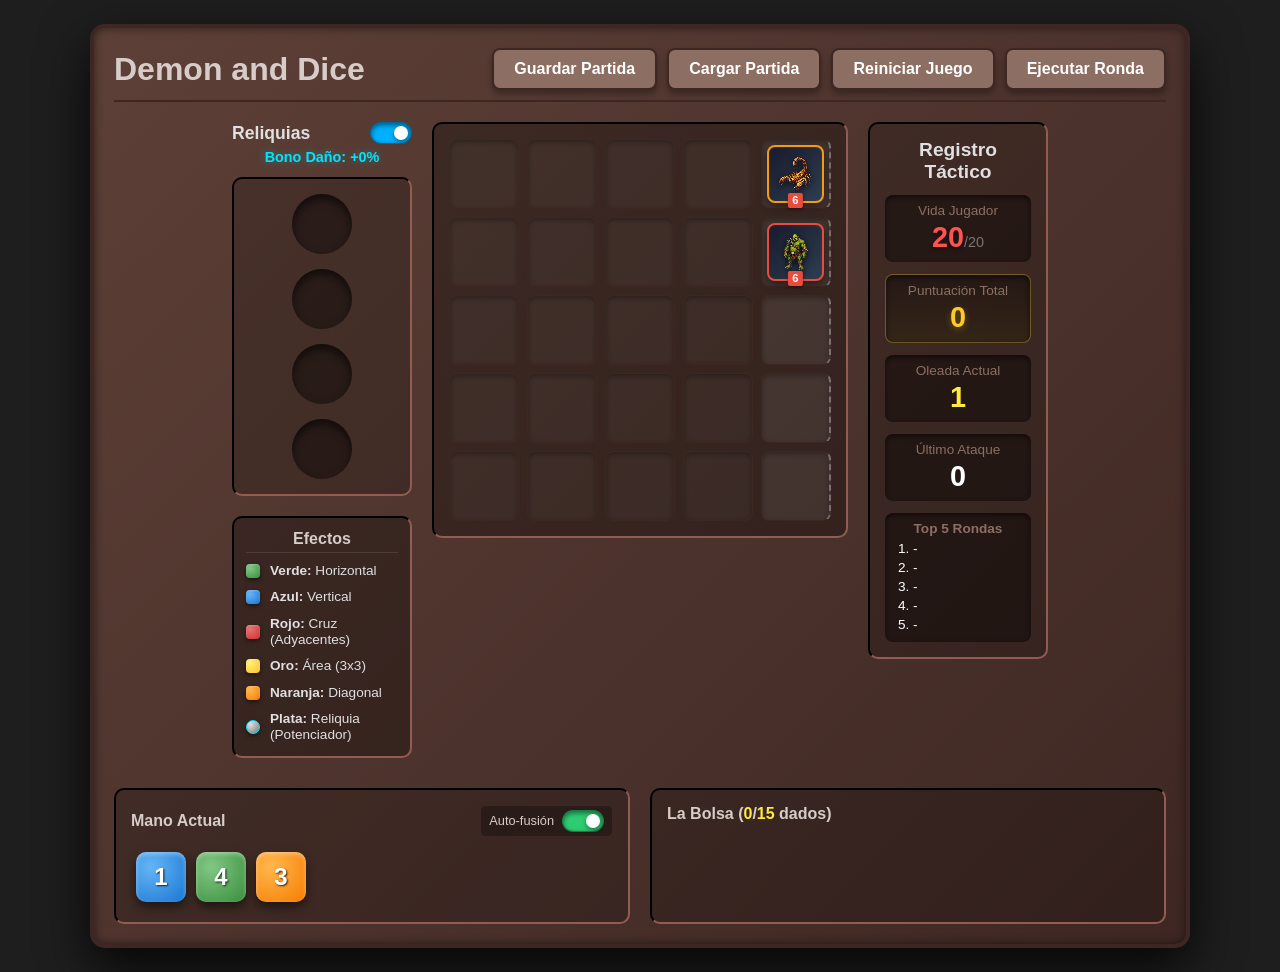
<file: index.html>
<!DOCTYPE html>
<html lang="es">
<head>
    <meta charset="UTF-8">
    <meta name="viewport" content="width=device-width, initial-scale=1.0">
    <title>Demon and Dice</title>
    <link rel="icon" type="image/x-icon" href="favicon.ico">
    <link rel="stylesheet" href="style.css">
</head>
<body>
    <div id="game-wrapper">
        <header>
            <h1>Demon and Dice</h1>
            <div>
                <button id="save-game-btn">Guardar Partida</button>
                <button id="load-game-btn">Cargar Partida</button>
                <button id="restart-game-btn">Reiniciar Juego</button>
                <button id="end-turn-btn">Ejecutar Ronda</button>
            </div>
        </header>

        <main id="board-area">
            <aside id="silver-panel">
                <!-- MODIFICADO: Contenedor con switch deslizante para reliquias -->
                <div class="panel-header-container">
                    <h2>Reliquias</h2>
                    <label class="switch">
                        <input type="checkbox" id="toggle-silver-fusion" checked>
                        <span class="slider silver-slider"></span>
                    </label>
                </div>
                <!-- MODIFICADO: Indicador en tiempo real del poder acumulado -->
                <div id="silver-boost-text">Bono Daño: +0%</div>

                <div id="silver-slots" class="slots-container">
                    <div class="slot silver-slot" data-type="silver-slot"></div>
                    <div class="slot silver-slot" data-type="silver-slot"></div>
                    <div class="slot silver-slot" data-type="silver-slot"></div>
                    <div class="slot silver-slot" data-type="silver-slot"></div>
                </div>

                <div id="dice-guide">
                    <h3>Efectos</h3>
                    <ul class="guide-list">
                        <li>
                            <span class="guide-dot green"></span>
                            <div><strong>Verde:</strong> Horizontal</div>
                        </li>
                        <li>
                            <span class="guide-dot blue"></span>
                            <div><strong>Azul:</strong> Vertical</div>
                        </li>
                        <li>
                            <span class="guide-dot red"></span>
                            <div><strong>Rojo:</strong> Cruz (Adyacentes)</div>
                        </li>
                        <li>
                            <span class="guide-dot gold"></span>
                            <div><strong>Oro:</strong> Área (3x3)</div>
                        </li>
                        <li>
                            <span class="guide-dot orange"></span>
                            <div><strong>Naranja:</strong> Diagonal</div>
                        </li>
                        <li>
                            <span class="guide-dot silver"></span>
                            <div><strong>Plata:</strong> Reliquia (Potenciador)</div>
                        </li>
                    </ul>
                </div>
            </aside>

            <section id="main-grid" class="grid-5x5"></section>

            <aside id="scoreboard-panel">
                <h2>Registro Táctico</h2>
                <div class="score-box">
                    <p>Vida Jugador</p>
                    <span id="player-hp">20</span><span class="max-hp">/20</span>
                </div>
                <!-- MODIFICADO: Nueva caja para la puntuación total acumulada -->
                <div class="score-box highlight-score">
                    <p>Puntuación Total</p>
                    <span id="total-run-score">0</span>
                </div>
                <div class="score-box">
                    <p>Oleada Actual</p>
                    <span id="current-wave">1</span>
                </div>
                <div class="score-box">
                    <p>Último Ataque</p>
                    <span id="last-attack">0</span>
                </div>
                <div class="score-box">
                    <h3>Top 5 Rondas</h3>
                    <ol id="top-attacks-list">
                        <li>-</li>
                        <li>-</li>
                        <li>-</li>
                        <li>-</li>
                        <li>-</li>
                    </ol>
                </div>
            </aside>
        </main>

        <footer id="inventory-area">
            <div class="inventory-panel">
                <!-- MODIFICADO: Estructura de switch deslizante inspirada en image_bfa053.png -->
                <div class="hand-header-container">
                    <h2>Mano Actual</h2>
                    <div class="toggle-container">
                        <span class="toggle-text">Auto-fusión</span>
                        <label class="switch">
                            <input type="checkbox" id="toggle-hand-fusion" checked>
                            <span class="slider hand-slider"></span>
                        </label>
                    </div>
                </div>
                <div id="current-hand" class="drop-zone hand-zone"></div>
            </div>
            
            <div class="inventory-panel">
                <h2>La Bolsa (<span id="bag-current-count">0</span>/<span id="bag-limit-display">15</span> dados)</h2>
                <div id="the-bag" class="drop-zone bag-zone"></div>
            </div>
        </footer>
    </div>

    <script type="module" src="game.js"></script>
</body>
</html>
</file>
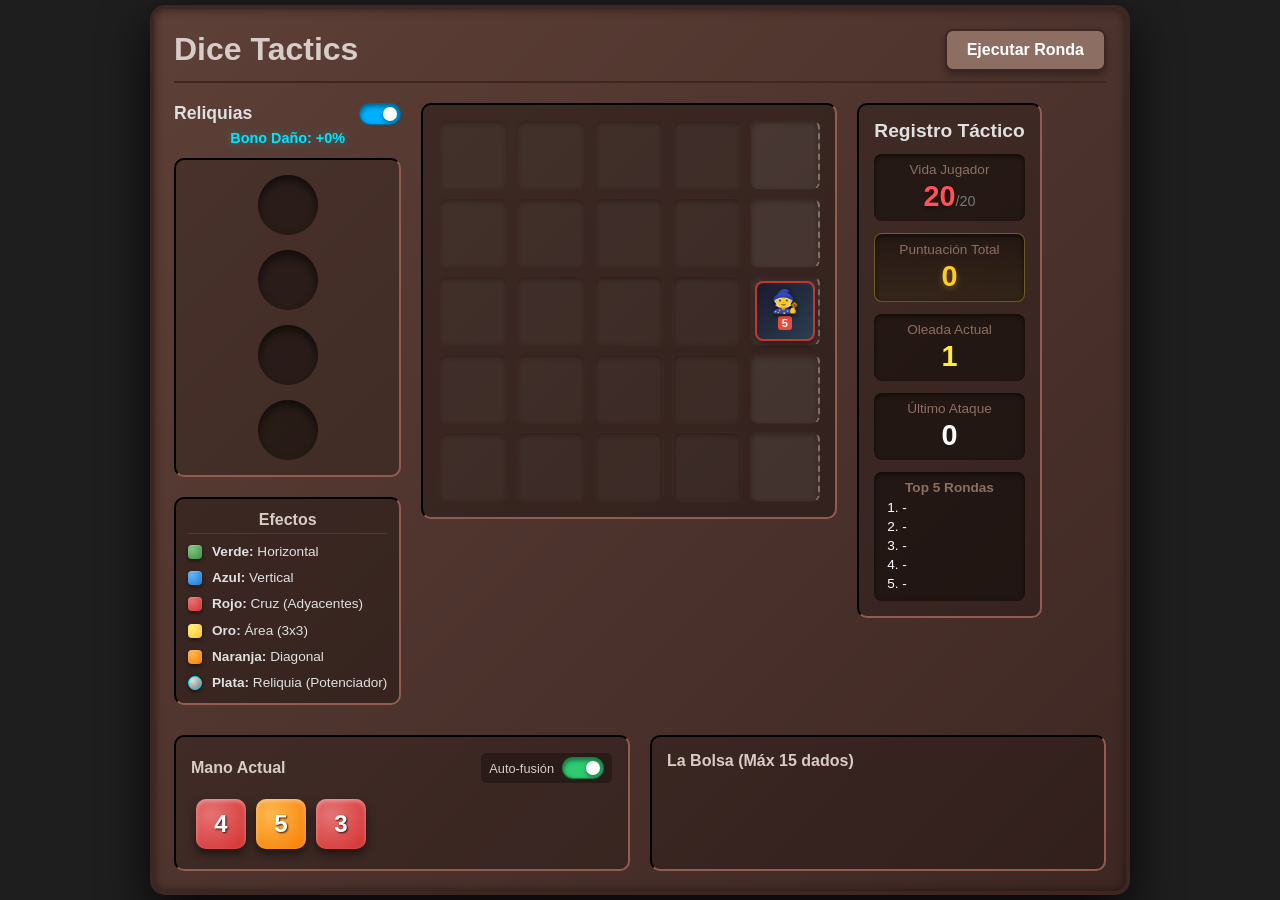
<file: old 1.0/index.html>
<!DOCTYPE html>
<html lang="es">
<head>
    <meta charset="UTF-8">
    <meta name="viewport" content="width=device-width, initial-scale=1.0">
    <title>Wooden Dice Tactics</title>
    <link rel="stylesheet" href="style.css">
</head>
<body>
    <div id="game-wrapper">
        <header>
            <h1>Dice Tactics</h1>
            <button id="end-turn-btn">Ejecutar Ronda</button>
        </header>

        <main id="board-area">
            <aside id="silver-panel">
                <!-- MODIFICADO: Contenedor con switch deslizante para reliquias -->
                <div class="panel-header-container">
                    <h2>Reliquias</h2>
                    <label class="switch">
                        <input type="checkbox" id="toggle-silver-fusion" checked>
                        <span class="slider silver-slider"></span>
                    </label>
                </div>
                <!-- MODIFICADO: Indicador en tiempo real del poder acumulado -->
                <div id="silver-boost-text">Bono Daño: +0%</div>

                <div id="silver-slots" class="slots-container">
                    <div class="slot silver-slot" data-type="silver-slot"></div>
                    <div class="slot silver-slot" data-type="silver-slot"></div>
                    <div class="slot silver-slot" data-type="silver-slot"></div>
                    <div class="slot silver-slot" data-type="silver-slot"></div>
                </div>

                <div id="dice-guide">
                    <h3>Efectos</h3>
                    <ul class="guide-list">
                        <li>
                            <span class="guide-dot green"></span>
                            <div><strong>Verde:</strong> Horizontal</div>
                        </li>
                        <li>
                            <span class="guide-dot blue"></span>
                            <div><strong>Azul:</strong> Vertical</div>
                        </li>
                        <li>
                            <span class="guide-dot red"></span>
                            <div><strong>Rojo:</strong> Cruz (Adyacentes)</div>
                        </li>
                        <li>
                            <span class="guide-dot gold"></span>
                            <div><strong>Oro:</strong> Área (3x3)</div>
                        </li>
                        <li>
                            <span class="guide-dot orange"></span>
                            <div><strong>Naranja:</strong> Diagonal</div>
                        </li>
                        <li>
                            <span class="guide-dot silver"></span>
                            <div><strong>Plata:</strong> Reliquia (Potenciador)</div>
                        </li>
                    </ul>
                </div>
            </aside>

            <section id="main-grid" class="grid-5x5"></section>

            <aside id="scoreboard-panel">
                <h2>Registro Táctico</h2>
                <div class="score-box">
                    <p>Vida Jugador</p>
                    <span id="player-hp">20</span><span class="max-hp">/20</span>
                </div>
                <!-- MODIFICADO: Nueva caja para la puntuación total acumulada -->
                <div class="score-box highlight-score">
                    <p>Puntuación Total</p>
                    <span id="total-run-score">0</span>
                </div>
                <div class="score-box">
                    <p>Oleada Actual</p>
                    <span id="current-wave">1</span>
                </div>
                <div class="score-box">
                    <p>Último Ataque</p>
                    <span id="last-attack">0</span>
                </div>
                <div class="score-box">
                    <h3>Top 5 Rondas</h3>
                    <ol id="top-attacks-list">
                        <li>-</li>
                        <li>-</li>
                        <li>-</li>
                        <li>-</li>
                        <li>-</li>
                    </ol>
                </div>
            </aside>
        </main>

        <footer id="inventory-area">
            <div class="inventory-panel">
                <!-- MODIFICADO: Estructura de switch deslizante inspirada en image_bfa053.png -->
                <div class="hand-header-container">
                    <h2>Mano Actual</h2>
                    <div class="toggle-container">
                        <span class="toggle-text">Auto-fusión</span>
                        <label class="switch">
                            <input type="checkbox" id="toggle-hand-fusion" checked>
                            <span class="slider hand-slider"></span>
                        </label>
                    </div>
                </div>
                <div id="current-hand" class="drop-zone hand-zone"></div>
            </div>
            
            <div class="inventory-panel">
                <h2>La Bolsa (Máx 15 dados)</h2>
                <div id="the-bag" class="drop-zone bag-zone"></div>
            </div>
        </footer>
    </div>

    <script src="game.js"></script>
</body>
</html>
</file>
<file: style.css>
:root {
    --wood-dark: #3e2723;
    --wood-base: #5d4037;
    --wood-light: #8d6e63;
    --wood-highlight: #d7ccc8;
    
    --dice-green: radial-gradient(circle at 30% 30%, #81c784, #388e3c);
    --dice-blue: radial-gradient(circle at 30% 30%, #64b5f6, #1976d2);
    --dice-red: radial-gradient(circle at 30% 30%, #e57373, #d32f2f);
    --dice-gold: radial-gradient(circle at 30% 30%, #fff176, #fbc02d);
    --dice-orange: radial-gradient(circle at 30% 30%, #ffb74d, #f57c00);
    --dice-silver: radial-gradient(circle at 30% 30%, #e0e0e0, #757575);
    --diamond-blue: #00e5ff;
}

* {
    box-sizing: border-box;
    margin: 0;
    padding: 0;
    font-family: 'Segoe UI', Tahoma, Geneva, Verdana, sans-serif;
}

body {
    background-color: #1e1e1e;
    color: var(--wood-highlight);
    display: flex;
    justify-content: center;
    align-items: center;
    min-height: 100vh;
}

#game-wrapper {
    background: linear-gradient(135deg, var(--wood-base), var(--wood-dark));
    padding: 20px;
    border-radius: 15px;
    box-shadow: 0 20px 50px rgba(0,0,0,0.8), inset 0 0 10px rgba(0,0,0,0.5);
    border: 4px solid var(--wood-dark);
    max-width: 980px;
    width: 100%;
}

header {
    display: flex;
    justify-content: space-between;
    align-items: center;
    margin-bottom: 20px;
    border-bottom: 2px solid var(--wood-dark);
    padding-bottom: 10px;
}

button {
    background-color: var(--wood-light);
    color: white;
    border: 2px solid var(--wood-dark);
    padding: 10px 20px;
    font-size: 1rem;
    font-weight: bold;
    border-radius: 8px;
    cursor: pointer;
    box-shadow: 0 4px 6px rgba(0,0,0,0.3);
    transition: all 0.2s;
}

button:hover {
    background-color: var(--wood-highlight);
    color: var(--wood-dark);
}

#board-area {
    display: flex;
    gap: 20px;
    margin-bottom: 30px;
    align-items: flex-start;
}

#silver-panel {
    min-width: 180px;
}

/* MODIFICADO: Cabecera flexible para alinear el switch de reliquias */
.panel-header-container {
    display: flex;
    justify-content: space-between;
    align-items: center;
    margin-bottom: 5px;
}

#silver-panel h2 {
    font-size: 1.1rem;
    color: #e0e0e0;
}

/* MODIFICADO: Texto del multiplicador de plata */
#silver-boost-text {
    text-align: center;
    margin-bottom: 12px;
    color: var(--diamond-blue);
    font-size: 0.9rem;
    font-weight: bold;
    text-shadow: 0 0 8px rgba(0, 229, 255, 0.3);
}

/* Novedad: DISEÑO DEL SWITCH DESLIZANTE (Basado en image_bfa053.png) */
.switch {
    position: relative;
    display: inline-block;
    width: 42px;
    height: 22px;
    flex-shrink: 0;
}

.switch input {
    opacity: 0;
    width: 0;
    height: 0;
}

.slider {
    position: absolute;
    cursor: pointer;
    top: 0; left: 0; right: 0; bottom: 0;
    background-color: #2b1a1a;
    transition: .3s ease;
    border-radius: 34px;
    border: 1px solid rgba(0,0,0,0.4);
    box-shadow: inset 0 2px 5px rgba(0,0,0,0.5);
}

.slider:before {
    position: absolute;
    content: "";
    height: 14px;
    width: 14px;
    left: 3px;
    bottom: 3px;
    background-color: #fff;
    transition: .3s cubic-bezier(0.18, 0.89, 0.32, 1.28);
    border-radius: 50%;
    box-shadow: 0 2px 4px rgba(0,0,0,0.4);
}

/* Color activo para la Mano (Verde) */
input:checked + .hand-slider {
    background-color: #2ecc71;
}

/* Color activo para las Reliquias (Azul Diamante) */
input:checked + .silver-slider {
    background-color: #00b0ff;
}

input:checked + .slider:before {
    transform: translateX(20px);
}

.slots-container {
    display: flex;
    flex-direction: column;
    gap: 15px;
    background: rgba(0,0,0,0.2);
    padding: 15px;
    border-radius: 10px;
    border: 2px inset var(--wood-dark);
    align-items: center;
}

.slot {
    width: 60px;
    height: 60px;
    background-color: rgba(0, 0, 0, 0.4);
    border-radius: 50%;
    box-shadow: inset 0 5px 10px rgba(0,0,0,0.6);
    display: flex;
    justify-content: center;
    align-items: center;
}

.grid-5x5 {
    display: grid;
    grid-template-columns: repeat(5, 70px);
    grid-template-rows: repeat(5, 70px);
    gap: 8px;
    background: rgba(0,0,0,0.3);
    padding: 15px;
    border-radius: 10px;
    border: 2px inset var(--wood-dark);
}

.grid-cell[data-col="4"] {
    background-color: rgba(255, 255, 255, 0.08);
    border-right: 2px dashed rgba(255, 255, 255, 0.3);
}

.grid-cell {
    background-color: rgba(255, 255, 255, 0.03);
    border: 1px solid var(--wood-dark);
    border-radius: 8px;
    box-shadow: inset 0 2px 5px rgba(0,0,0,0.3);
    display: flex;
    justify-content: center;
    align-items: center;
    position: relative;
    transition: background-color 0.15s ease;
}

.grid-cell.preview-hit {
    background-color: rgba(255, 179, 0, 0.25) !important;
    box-shadow: inset 0 0 12px rgba(255, 179, 0, 0.6);
}

/* Dados */
.dice {
    width: 50px;
    height: 50px;
    border-radius: 10px;
    display: flex;
    justify-content: center;
    align-items: center;
    font-size: 1.5rem;
    font-weight: bold;
    color: white;
    text-shadow: 1px 1px 2px rgba(0,0,0,0.8);
    cursor: grab;
    box-shadow: 0 5px 10px rgba(0,0,0,0.5), inset 0 2px 4px rgba(255,255,255,0.4);
    user-select: none;
    z-index: 10;
}

.dice:active { cursor: grabbing; }
.dice.green { background: var(--dice-green); }
.dice.blue { background: var(--dice-blue); }
.dice.red { background: var(--dice-red); }
.dice.gold { background: var(--dice-gold); color: #333; text-shadow: none;}
.dice.orange { background: var(--dice-orange); }

.dice.silver { 
    background: var(--dice-silver); 
    border-radius: 50%; 
    color: var(--diamond-blue); 
    text-shadow: 0 0 6px rgba(0, 229, 255, 0.8), 1px 1px 2px rgba(0,0,0,0.9);
    font-weight: 900;
}

/* Enemigos */
.enemy {
    width: 100%;
    height: 100%;
    background: linear-gradient(135deg, #1a1a2e, #2c3e50);
    border: 2px solid #e74c3c;
    border-radius: 8px;
    display: flex;
    flex-direction: column;
    justify-content: center;
    align-items: center;
    color: white;
    font-weight: bold;
    position: relative;
    pointer-events: none;
    gap: 2px;
    box-shadow: 0 3px 8px rgba(0,0,0,0.5), inset 0 1px 3px rgba(255,255,255,0.05);
    overflow: hidden;
}

.enemy-image {
    width: 90%;
    height: 90%;
    object-fit: contain;
    image-rendering: pixelated;
    image-rendering: -moz-crisp-edges;
    image-rendering: crisp-edges;
}

.enemy-emoji {
    font-size: 1.4rem;
    line-height: 1;
    filter: drop-shadow(0 1px 2px rgba(0,0,0,0.8));
}

.enemy-bars {
    display: flex;
    gap: 3px;
    align-items: center;
    position: absolute;
    bottom: 2px;
    left: 50%;
    transform: translateX(-50%);
    width: 90%;
    justify-content: center;
    z-index: 2;
}

.enemy .hp, .enemy .shield {
    font-size: 0.65rem;
    padding: 1px 3px;
    border-radius: 2px;
    font-weight: bold;
    box-shadow: 0 1px 3px rgba(0,0,0,0.5);
}

.enemy .hp { background: #e74c3c; }
.enemy .shield { background: #2980b9; }

/* Inventario */
#inventory-area {
    display: flex;
    gap: 20px;
}

.inventory-panel {
    flex: 1;
    background: rgba(0,0,0,0.2);
    padding: 15px;
    border-radius: 10px;
    border: 2px inset var(--wood-dark);
}

.inventory-panel h2 {
    font-size: 1rem;
}

.hand-header-container {
    display: flex;
    justify-content: space-between;
    align-items: center;
    margin-bottom: 10px;
}

.toggle-container {
    display: flex;
    align-items: center;
    gap: 8px;
    background: rgba(0,0,0,0.3);
    padding: 4px 8px;
    border-radius: 6px;
    border: 1px solid var(--wood-dark);
}

.toggle-text {
    font-size: 0.8rem;
    color: var(--wood-highlight);
    user-select: none;
}

.drop-zone {
    display: flex;
    gap: 10px;
    min-height: 60px;
    padding: 5px;
}

.attack-hit { animation: flashRed 0.5s ease; }
@keyframes flashRed {
    0% { background-color: rgba(255, 255, 255, 0.05); }
    50% { background-color: rgba(229, 115, 115, 0.8); }
    100% { background-color: rgba(255, 255, 255, 0.05); }
}

/* Scoreboard */
#scoreboard-panel {
    display: flex;
    flex-direction: column;
    gap: 12px;
    background: rgba(0,0,0,0.2);
    padding: 15px;
    border-radius: 10px;
    border: 2px inset var(--wood-dark);
    min-width: 180px;
}

#scoreboard-panel h2 {
    font-size: 1.2rem;
    text-align: center;
    color: #e0e0e0;
}

.score-box {
    background-color: rgba(0, 0, 0, 0.4);
    padding: 8px;
    border-radius: 8px;
    box-shadow: inset 0 2px 5px rgba(0,0,0,0.6);
    text-align: center;
}

/* Estilo destacado para la puntuación total */
.highlight-score {
    border: 1px solid rgba(255, 235, 59, 0.3);
    background: linear-gradient(to bottom, rgba(0,0,0,0.4), rgba(43, 34, 10, 0.4));
}
#total-run-score { font-size: 1.8rem; font-weight: bold; color: #ffca28; text-shadow: 0 2px 6px rgba(255,202,40,0.3); }

.score-box p, .score-box h3 {
    font-size: 0.85rem;
    color: var(--wood-light);
    margin-bottom: 3px;
}

#player-hp { font-size: 1.8rem; font-weight: bold; color: #ff5252; text-shadow: 0 2px 4px rgba(0,0,0,0.5); }
.max-hp { font-size: 0.9rem; color: #777; }
#current-wave { font-size: 1.8rem; font-weight: bold; color: #ffeb3b; }
#last-attack { font-size: 1.8rem; font-weight: bold; color: #ffffff; }

#top-attacks-list { text-align: left; margin-left: 20px; color: white; font-size: 0.85rem; line-height: 1.4; }

/* Guía de dados */
#dice-guide {
    margin-top: 20px;
    background: rgba(0, 0, 0, 0.3);
    padding: 12px;
    border-radius: 10px;
    border: 2px inset var(--wood-dark);
}

#dice-guide h3 {
    font-size: 1rem;
    text-align: center;
    color: var(--wood-highlight);
    margin-bottom: 10px;
    border-bottom: 1px solid rgba(255, 255, 255, 0.1);
    padding-bottom: 4px;
}

.guide-list { list-style: none; display: flex; flex-direction: column; gap: 10px; }
.guide-list li { display: flex; align-items: center; font-size: 0.85rem; color: #e0e0e0; line-height: 1.2; }
.guide-dot { width: 14px; height: 14px; border-radius: 4px; margin-right: 10px; flex-shrink: 0; box-shadow: 0 2px 4px rgba(0,0,0,0.5), inset 0 1px 2px rgba(255,255,255,0.3); }

.guide-dot.green { background: var(--dice-green); }
.guide-dot.blue { background: var(--dice-blue); }
.guide-dot.red { background: var(--dice-red); }
.guide-dot.gold { background: var(--dice-gold); }
.guide-dot.orange { background: var(--dice-orange); }
.guide-dot.silver { 
    background: var(--dice-silver); 
    border-radius: 50%;
    border: 1px solid var(--diamond-blue);
}

.preview-damage {
    position: absolute;
    top: -18px;
    background: #ff3d00;
    color: white;
    padding: 2px 6px;
    border-radius: 4px;
    font-size: 0.8rem;
    font-weight: 900;
    box-shadow: 0 0 8px rgba(255, 61, 0, 0.9), 0 2px 4px rgba(0,0,0,0.5);
    z-index: 30;
    pointer-events: none;
    animation: bounceDmg 0.3s infinite alternate ease-in-out;
}

@keyframes bounceDmg {
    from { transform: translateY(0); }
    to { transform: translateY(-3px); }
}

/* --- Responsive y sprites PNG de enemigos --- */
html {
    width: 100%;
    overflow-x: hidden;
}

img {
    max-width: 100%;
    height: auto;
}

body {
    padding: clamp(8px, 2vw, 24px);
    overflow-x: hidden;
}

#game-wrapper {
    width: min(100%, 1100px);
    max-width: 100%;
}

#board-area {
    display: grid;
    grid-template-columns: minmax(150px, 180px) minmax(0, auto) minmax(150px, 180px);
    grid-template-areas: "silver board score";
    justify-content: center;
    align-items: start;
}

#silver-panel { grid-area: silver; }
#main-grid { grid-area: board; }
#scoreboard-panel { grid-area: score; }

.grid-5x5 {
    --cell-size: clamp(46px, 7.2vw, 70px);
    --cell-gap: clamp(5px, 1vw, 8px);
    grid-template-columns: repeat(5, var(--cell-size));
    grid-template-rows: repeat(5, var(--cell-size));
    gap: var(--cell-gap);
    padding: clamp(8px, 1.6vw, 15px);
    width: fit-content;
    max-width: 100%;
}

.grid-cell,
.slot,
.dice,
.enemy {
    aspect-ratio: 1 / 1;
}

.slot {
    width: clamp(48px, 10vw, 60px);
    height: auto;
}

.dice {
    width: clamp(42px, 9vw, 50px);
    height: auto;
    font-size: clamp(1.05rem, 4vw, 1.5rem);
    border-radius: clamp(8px, 2vw, 10px);
    touch-action: none;
}

.enemy {
    width: 86%;
    height: 86%;
    min-width: 0;
    min-height: 0;
    padding: clamp(2px, 0.8vw, 4px);
    overflow: visible;
}

.enemy-image {
    display: block;
    width: min(82%, 46px);
    height: min(82%, 46px);
    object-fit: contain;
    filter: drop-shadow(0 2px 3px rgba(0,0,0,0.75));
    user-select: none;
    pointer-events: none;
}

.enemy-fallback {
    display: none;
}

.enemy-emoji:not(.enemy-fallback) {
    font-size: clamp(1rem, 4vw, 1.4rem);
}

.enemy-bars {
    position: absolute;
    left: 50%;
    bottom: clamp(-7px, -1vw, -3px);
    transform: translateX(-50%);
    gap: clamp(2px, 0.6vw, 3px);
    z-index: 4;
}

.enemy .hp,
.enemy .shield {
    font-size: clamp(0.55rem, 1.9vw, 0.7rem);
    padding: 1px clamp(3px, 1vw, 4px);
    line-height: 1.15;
}

.drop-zone {
    flex-wrap: wrap;
    align-content: flex-start;
}

.inventory-panel {
    min-width: 0;
}

@media (max-width: 900px) {
    body {
        align-items: flex-start;
    }

    #board-area {
        grid-template-columns: 1fr;
        grid-template-areas:
            "board"
            "silver"
            "score";
        justify-items: center;
        gap: 16px;
    }

    #silver-panel,
    #scoreboard-panel {
        width: 100%;
        max-width: 520px;
        min-width: 0;
    }

    .slots-container {
        flex-direction: row;
        flex-wrap: wrap;
        justify-content: center;
    }

    #inventory-area {
        flex-direction: column;
    }

    #dice-guide .guide-list {
        display: grid;
        grid-template-columns: repeat(2, minmax(0, 1fr));
        gap: 8px 12px;
    }
}

@media (max-width: 560px) {
    #game-wrapper {
        padding: 12px;
        border-width: 2px;
        border-radius: 12px;
    }

    header {
        flex-direction: column;
        align-items: stretch;
        gap: 10px;
        text-align: center;
    }

    header h1 {
        font-size: clamp(1.5rem, 8vw, 2rem);
    }

    button {
        width: 100%;
        padding: 10px 12px;
    }

    .grid-5x5 {
        --cell-size: clamp(42px, 16vw, 58px);
        --cell-gap: 5px;
    }

    .enemy-image {
        width: min(78%, 38px);
        height: min(78%, 38px);
    }

    #dice-guide .guide-list {
        grid-template-columns: 1fr;
    }

    .hand-header-container,
    .panel-header-container {
        gap: 10px;
    }

    .toggle-container {
        flex-wrap: wrap;
        justify-content: flex-end;
    }

    #top-attacks-list {
        margin-left: 18px;
    }
}

.dice.selected {
    outline: 3px solid #ffffff;
    outline-offset: 3px;
    transform: scale(1.08);
    box-shadow: 0 0 16px rgba(255,255,255,0.85), 0 5px 10px rgba(0,0,0,0.5), inset 0 2px 4px rgba(255,255,255,0.4);
}

.lethal-hit-preview {
    box-shadow: 0 0 15px 5px rgba(255, 0, 0, 0.7), inset 0 0 8px rgba(255, 0, 0, 0.5);
    transform: scale(1.05);
    transition: all 0.2s ease-out;
}

.lethal-hit {
    animation: fadeOutScaleDown 0.3s ease-out forwards;
}

@keyframes fadeOutScaleDown {
    from { opacity: 1; transform: scale(1); }
    to { opacity: 0; transform: scale(0.5); }
}

.grid-cell.attack-hit {
    animation: attackHighlight 0.4s ease-out;
}

@keyframes attackHighlight {
    0% { background-color: rgba(255, 255, 255, 0.2); transform: scale(1); }
    50% { background-color: rgba(255, 255, 255, 0.4); transform: scale(1.05); }
    100% { background-color: rgba(255, 255, 255, 0.03); transform: scale(1); }
}

.enemy.poisoned {
    filter: hue-rotate(120deg) saturate(2.5);
    transition: filter 0.3s ease-in-out;
}

.poison-damage {
    background: #4CAF50; /* Verde para veneno */
    box-shadow: 0 0 8px rgba(76, 175, 80, 0.9), 0 2px 4px rgba(0,0,0,0.5);
}

header div {
    display: flex;
    gap: 10px;
    align-items: center;
}

.bag-info {
    font-size: 0.9rem;
    color: var(--wood-highlight);
}

#bag-current-count {
    font-weight: bold;
    color: #ffeb3b;
}

#bag-limit-display {
    font-weight: bold;
    color: #ffeb3b;
}

.dice.special {
    background-color: #9b59b6; /* Un color distintivo, como morado */
    color: white;
    border: 2px solid #8e44ad;
    font-weight: bold;
    box-shadow: 0 0 15px rgba(155, 89, 182, 0.8);
}
</file>
<file: old 1.0/style.css>
:root {
    --wood-dark: #3e2723;
    --wood-base: #5d4037;
    --wood-light: #8d6e63;
    --wood-highlight: #d7ccc8;
    
    --dice-green: radial-gradient(circle at 30% 30%, #81c784, #388e3c);
    --dice-blue: radial-gradient(circle at 30% 30%, #64b5f6, #1976d2);
    --dice-red: radial-gradient(circle at 30% 30%, #e57373, #d32f2f);
    --dice-gold: radial-gradient(circle at 30% 30%, #fff176, #fbc02d);
    --dice-orange: radial-gradient(circle at 30% 30%, #ffb74d, #f57c00);
    --dice-silver: radial-gradient(circle at 30% 30%, #e0e0e0, #757575);
    --diamond-blue: #00e5ff;
}

* {
    box-sizing: border-box;
    margin: 0;
    padding: 0;
    font-family: 'Segoe UI', Tahoma, Geneva, Verdana, sans-serif;
}

body {
    background-color: #1e1e1e;
    color: var(--wood-highlight);
    display: flex;
    justify-content: center;
    align-items: center;
    min-height: 100vh;
}

#game-wrapper {
    background: linear-gradient(135deg, var(--wood-base), var(--wood-dark));
    padding: 20px;
    border-radius: 15px;
    box-shadow: 0 20px 50px rgba(0,0,0,0.8), inset 0 0 10px rgba(0,0,0,0.5);
    border: 4px solid var(--wood-dark);
    max-width: 980px;
    width: 100%;
}

header {
    display: flex;
    justify-content: space-between;
    align-items: center;
    margin-bottom: 20px;
    border-bottom: 2px solid var(--wood-dark);
    padding-bottom: 10px;
}

button {
    background-color: var(--wood-light);
    color: white;
    border: 2px solid var(--wood-dark);
    padding: 10px 20px;
    font-size: 1rem;
    font-weight: bold;
    border-radius: 8px;
    cursor: pointer;
    box-shadow: 0 4px 6px rgba(0,0,0,0.3);
    transition: all 0.2s;
}

button:hover {
    background-color: var(--wood-highlight);
    color: var(--wood-dark);
}

#board-area {
    display: flex;
    gap: 20px;
    margin-bottom: 30px;
    align-items: flex-start;
}

#silver-panel {
    min-width: 180px;
}

/* MODIFICADO: Cabecera flexible para alinear el switch de reliquias */
.panel-header-container {
    display: flex;
    justify-content: space-between;
    align-items: center;
    margin-bottom: 5px;
}

#silver-panel h2 {
    font-size: 1.1rem;
    color: #e0e0e0;
}

/* MODIFICADO: Texto del multiplicador de plata */
#silver-boost-text {
    text-align: center;
    margin-bottom: 12px;
    color: var(--diamond-blue);
    font-size: 0.9rem;
    font-weight: bold;
    text-shadow: 0 0 8px rgba(0, 229, 255, 0.3);
}

/* Novedad: DISEÑO DEL SWITCH DESLIZANTE (Basado en image_bfa053.png) */
.switch {
    position: relative;
    display: inline-block;
    width: 42px;
    height: 22px;
    flex-shrink: 0;
}

.switch input {
    opacity: 0;
    width: 0;
    height: 0;
}

.slider {
    position: absolute;
    cursor: pointer;
    top: 0; left: 0; right: 0; bottom: 0;
    background-color: #2b1a1a;
    transition: .3s ease;
    border-radius: 34px;
    border: 1px solid rgba(0,0,0,0.4);
    box-shadow: inset 0 2px 5px rgba(0,0,0,0.5);
}

.slider:before {
    position: absolute;
    content: "";
    height: 14px;
    width: 14px;
    left: 3px;
    bottom: 3px;
    background-color: #fff;
    transition: .3s cubic-bezier(0.18, 0.89, 0.32, 1.28);
    border-radius: 50%;
    box-shadow: 0 2px 4px rgba(0,0,0,0.4);
}

/* Color activo para la Mano (Verde) */
input:checked + .hand-slider {
    background-color: #2ecc71;
}

/* Color activo para las Reliquias (Azul Diamante) */
input:checked + .silver-slider {
    background-color: #00b0ff;
}

input:checked + .slider:before {
    transform: translateX(20px);
}

.slots-container {
    display: flex;
    flex-direction: column;
    gap: 15px;
    background: rgba(0,0,0,0.2);
    padding: 15px;
    border-radius: 10px;
    border: 2px inset var(--wood-dark);
    align-items: center;
}

.slot {
    width: 60px;
    height: 60px;
    background-color: rgba(0, 0, 0, 0.4);
    border-radius: 50%;
    box-shadow: inset 0 5px 10px rgba(0,0,0,0.6);
    display: flex;
    justify-content: center;
    align-items: center;
}

.grid-5x5 {
    display: grid;
    grid-template-columns: repeat(5, 70px);
    grid-template-rows: repeat(5, 70px);
    gap: 8px;
    background: rgba(0,0,0,0.3);
    padding: 15px;
    border-radius: 10px;
    border: 2px inset var(--wood-dark);
}

.grid-cell[data-col="4"] {
    background-color: rgba(255, 255, 255, 0.08);
    border-right: 2px dashed rgba(255, 255, 255, 0.3);
}

.grid-cell {
    background-color: rgba(255, 255, 255, 0.03);
    border: 1px solid var(--wood-dark);
    border-radius: 8px;
    box-shadow: inset 0 2px 5px rgba(0,0,0,0.3);
    display: flex;
    justify-content: center;
    align-items: center;
    position: relative;
    transition: background-color 0.15s ease;
}

.grid-cell.preview-hit {
    background-color: rgba(255, 179, 0, 0.25) !important;
    box-shadow: inset 0 0 12px rgba(255, 179, 0, 0.6);
}

/* Dados */
.dice {
    width: 50px;
    height: 50px;
    border-radius: 10px;
    display: flex;
    justify-content: center;
    align-items: center;
    font-size: 1.5rem;
    font-weight: bold;
    color: white;
    text-shadow: 1px 1px 2px rgba(0,0,0,0.8);
    cursor: grab;
    box-shadow: 0 5px 10px rgba(0,0,0,0.5), inset 0 2px 4px rgba(255,255,255,0.4);
    user-select: none;
    z-index: 10;
}

.dice:active { cursor: grabbing; }
.dice.green { background: var(--dice-green); }
.dice.blue { background: var(--dice-blue); }
.dice.red { background: var(--dice-red); }
.dice.gold { background: var(--dice-gold); color: #333; text-shadow: none;}
.dice.orange { background: var(--dice-orange); }

.dice.silver { 
    background: var(--dice-silver); 
    border-radius: 50%; 
    color: var(--diamond-blue); 
    text-shadow: 0 0 6px rgba(0, 229, 255, 0.8), 1px 1px 2px rgba(0,0,0,0.9);
    font-weight: 900;
}

/* Enemigos */
.enemy {
    width: 60px;
    height: 60px;
    background: linear-gradient(135deg, #1a1a2e, #2c3e50);
    border: 2px solid #e74c3c;
    border-radius: 8px;
    display: flex;
    flex-direction: column;
    justify-content: center;
    align-items: center;
    color: white;
    font-weight: bold;
    position: relative;
    pointer-events: none;
    gap: 2px;
    box-shadow: 0 3px 8px rgba(0,0,0,0.5), inset 0 1px 3px rgba(255,255,255,0.05);
}

.enemy-emoji {
    font-size: 1.4rem;
    line-height: 1;
    filter: drop-shadow(0 1px 2px rgba(0,0,0,0.8));
}

.enemy-bars {
    display: flex;
    gap: 3px;
    align-items: center;
}

.enemy .hp, .enemy .shield {
    font-size: 0.7rem;
    padding: 1px 4px;
    border-radius: 3px;
    font-weight: bold;
}
.enemy .hp { background: #e74c3c; }
.enemy .shield { background: #2980b9; }

/* Inventario */
#inventory-area {
    display: flex;
    gap: 20px;
}

.inventory-panel {
    flex: 1;
    background: rgba(0,0,0,0.2);
    padding: 15px;
    border-radius: 10px;
    border: 2px inset var(--wood-dark);
}

.inventory-panel h2 {
    font-size: 1rem;
}

.hand-header-container {
    display: flex;
    justify-content: space-between;
    align-items: center;
    margin-bottom: 10px;
}

.toggle-container {
    display: flex;
    align-items: center;
    gap: 8px;
    background: rgba(0,0,0,0.3);
    padding: 4px 8px;
    border-radius: 6px;
    border: 1px solid var(--wood-dark);
}

.toggle-text {
    font-size: 0.8rem;
    color: var(--wood-highlight);
    user-select: none;
}

.drop-zone {
    display: flex;
    gap: 10px;
    min-height: 60px;
    padding: 5px;
}

.attack-hit { animation: flashRed 0.5s ease; }
@keyframes flashRed {
    0% { background-color: rgba(255, 255, 255, 0.05); }
    50% { background-color: rgba(229, 115, 115, 0.8); }
    100% { background-color: rgba(255, 255, 255, 0.05); }
}

/* Scoreboard */
#scoreboard-panel {
    display: flex;
    flex-direction: column;
    gap: 12px;
    background: rgba(0,0,0,0.2);
    padding: 15px;
    border-radius: 10px;
    border: 2px inset var(--wood-dark);
    min-width: 180px;
}

#scoreboard-panel h2 {
    font-size: 1.2rem;
    text-align: center;
    color: #e0e0e0;
}

.score-box {
    background-color: rgba(0, 0, 0, 0.4);
    padding: 8px;
    border-radius: 8px;
    box-shadow: inset 0 2px 5px rgba(0,0,0,0.6);
    text-align: center;
}

/* Estilo destacado para la puntuación total */
.highlight-score {
    border: 1px solid rgba(255, 235, 59, 0.3);
    background: linear-gradient(to bottom, rgba(0,0,0,0.4), rgba(43, 34, 10, 0.4));
}
#total-run-score { font-size: 1.8rem; font-weight: bold; color: #ffca28; text-shadow: 0 2px 6px rgba(255,202,40,0.3); }

.score-box p, .score-box h3 {
    font-size: 0.85rem;
    color: var(--wood-light);
    margin-bottom: 3px;
}

#player-hp { font-size: 1.8rem; font-weight: bold; color: #ff5252; text-shadow: 0 2px 4px rgba(0,0,0,0.5); }
.max-hp { font-size: 0.9rem; color: #777; }
#current-wave { font-size: 1.8rem; font-weight: bold; color: #ffeb3b; }
#last-attack { font-size: 1.8rem; font-weight: bold; color: #ffffff; }

#top-attacks-list { text-align: left; margin-left: 20px; color: white; font-size: 0.85rem; line-height: 1.4; }

/* Guía de dados */
#dice-guide {
    margin-top: 20px;
    background: rgba(0, 0, 0, 0.3);
    padding: 12px;
    border-radius: 10px;
    border: 2px inset var(--wood-dark);
}

#dice-guide h3 {
    font-size: 1rem;
    text-align: center;
    color: var(--wood-highlight);
    margin-bottom: 10px;
    border-bottom: 1px solid rgba(255, 255, 255, 0.1);
    padding-bottom: 4px;
}

.guide-list { list-style: none; display: flex; flex-direction: column; gap: 10px; }
.guide-list li { display: flex; align-items: center; font-size: 0.85rem; color: #e0e0e0; line-height: 1.2; }
.guide-dot { width: 14px; height: 14px; border-radius: 4px; margin-right: 10px; flex-shrink: 0; box-shadow: 0 2px 4px rgba(0,0,0,0.5), inset 0 1px 2px rgba(255,255,255,0.3); }

.guide-dot.green { background: var(--dice-green); }
.guide-dot.blue { background: var(--dice-blue); }
.guide-dot.red { background: var(--dice-red); }
.guide-dot.gold { background: var(--dice-gold); }
.guide-dot.orange { background: var(--dice-orange); }
.guide-dot.silver { 
    background: var(--dice-silver); 
    border-radius: 50%;
    border: 1px solid var(--diamond-blue);
}

.preview-damage {
    position: absolute;
    top: -18px;
    background: #ff3d00;
    color: white;
    padding: 2px 6px;
    border-radius: 4px;
    font-size: 0.8rem;
    font-weight: 900;
    box-shadow: 0 0 8px rgba(255, 61, 0, 0.9), 0 2px 4px rgba(0,0,0,0.5);
    z-index: 30;
    pointer-events: none;
    animation: bounceDmg 0.3s infinite alternate ease-in-out;
}

@keyframes bounceDmg {
    from { transform: translateY(0); }
    to { transform: translateY(-3px); }
}
</file>
